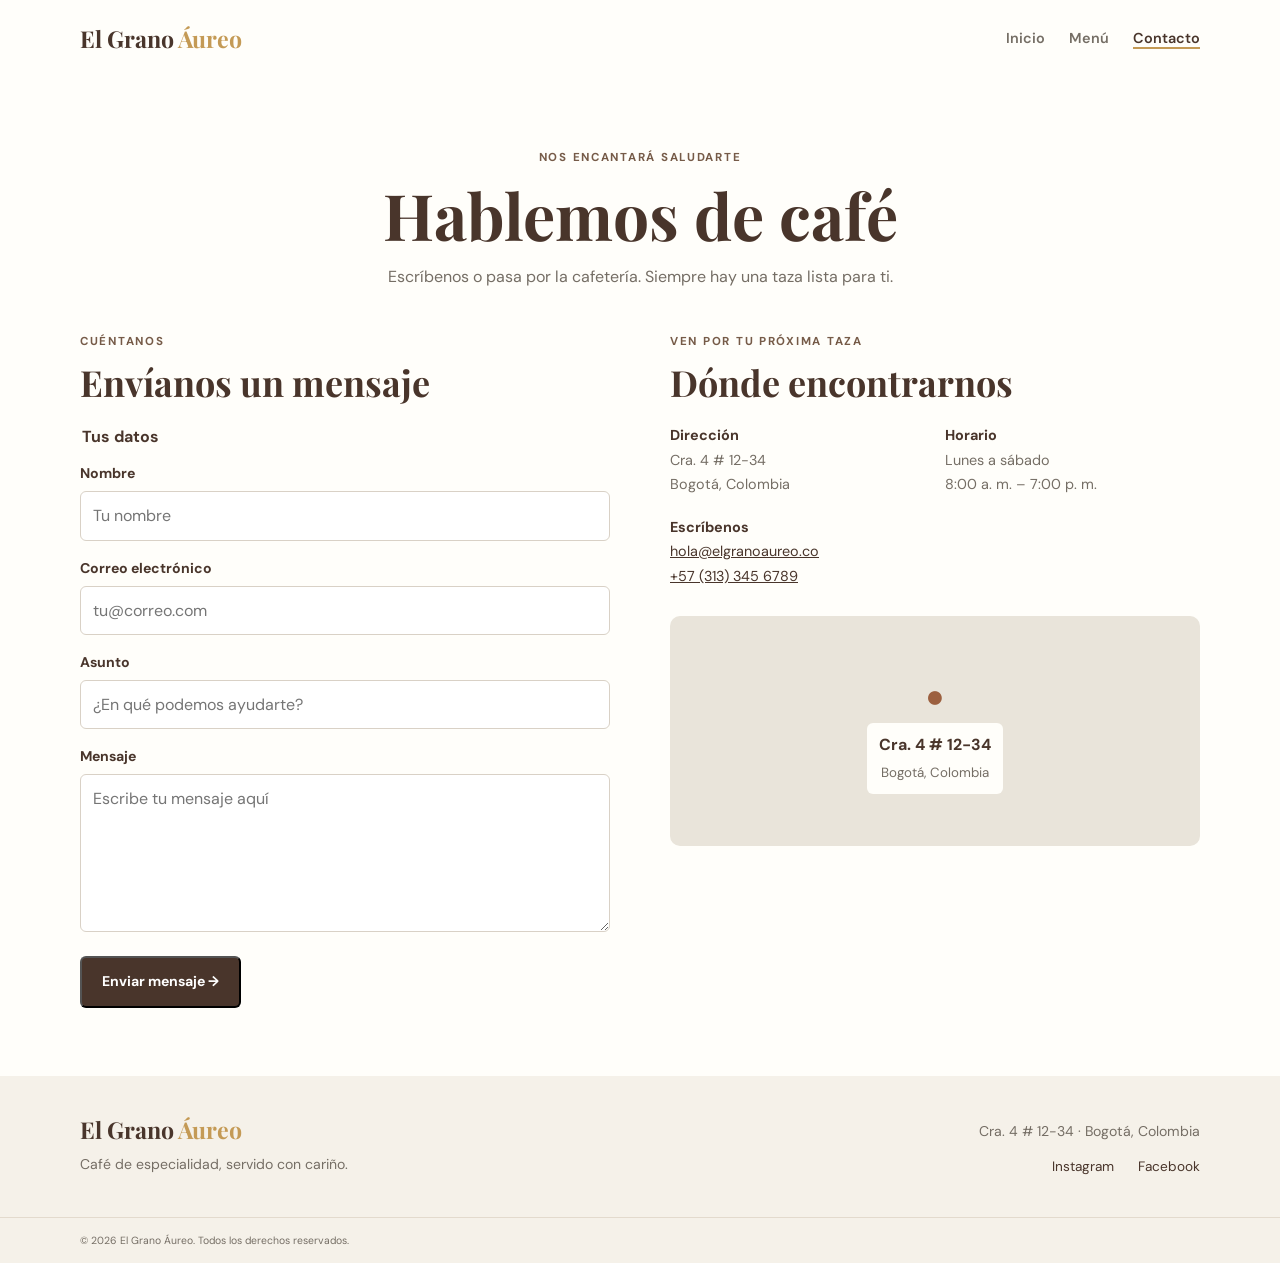
<file: contacto.html>
<!doctype html>
<html lang="es">
  <head>
    <meta charset="utf-8" />
    <meta name="viewport" content="width=device-width, initial-scale=1" />
    <meta
      name="description"
      content="Contacta con El Grano Áureo y visítanos en Bogotá. Consulta nuestra dirección, horarios y envíanos un mensaje."
    />
    <meta name="theme-color" content="#f6f1e8" />
    <title>Contacto y ubicación | El Grano Áureo</title>
    <!-- * Acelera la conexión con los servidores de Google Fonts -->
    <link rel="preconnect" href="https://fonts.googleapis.com" />
    <link rel="preconnect" href="https://fonts.gstatic.com" crossorigin />
    <link
      href="https://fonts.googleapis.com/css2?family=DM+Sans:wght@400;500;600;700&family=Playfair+Display:wght@500;600;700&display=swap"
      rel="stylesheet"
    />
    <link rel="stylesheet" href="css/styles.css" />
  </head>
  <body>
    <!-- * Encabezado principal del sitio -->
    <header class="header">
      <div class="header-inner container">
        <a class="brand" href="index.html" aria-label="El Grano Áureo, inicio">
          El Grano <span>Áureo</span>
        </a>
        <nav class="nav" aria-label="Navegación principal">
          <ul class="nav-list">
            <li><a class="nav-link" href="index.html">Inicio</a></li>
            <li><a class="nav-link" href="menu.html">Menú</a></li>
            <li>
              <a
                class="nav-link is-active"
                href="contacto.html"
                aria-current="page"
              >
                Contacto
              </a>
            </li>
          </ul>
        </nav>
      </div>
    </header>
    <!-- * Contenido principal del sitio -->
    <main id="contenido" class="contact-page">
      <header class="page-heading container">
        <p class="eyebrow">Nos encantará saludarte</p>
        <h1 class="page-title">Hablemos de café</h1>
        <p class="page-intro">
          Escríbenos o pasa por la cafetería. Siempre hay una taza lista para
          ti.
        </p>
      </header>
      <!-- * Diseño de la página de contacto -->
      <div class="contact-layout container">
        <!-- * Formulario de contacto -->
        <section class="contact-form" aria-labelledby="form-title">
          <p class="eyebrow">Cuéntanos</p>
          <h2 class="section-title" id="form-title">Envíanos un mensaje</h2>
          <form action="#" method="post">
            <fieldset class="form-fields">
              <legend class="form-title">Tus datos</legend>
              <div class="field">
                <label class="field-label" for="nombre">Nombre</label>
                <input
                  class="field-input"
                  type="text"
                  id="nombre"
                  name="nombre"
                  autocomplete="name"
                  placeholder="Tu nombre"
                  required
                />
              </div>
              <div class="field">
                <label class="field-label" for="correo">
                  Correo electrónico
                </label>
                <input
                  class="field-input"
                  type="email"
                  id="correo"
                  name="correo"
                  autocomplete="email"
                  placeholder="tu@correo.com"
                  required
                />
              </div>
              <div class="field">
                <label class="field-label" for="asunto">Asunto</label>
                <input
                  class="field-input"
                  type="text"
                  id="asunto"
                  name="asunto"
                  placeholder="¿En qué podemos ayudarte?"
                />
              </div>
              <div class="field">
                <label class="field-label" for="mensaje">Mensaje</label>
                <textarea
                  class="field-input textarea"
                  id="mensaje"
                  name="mensaje"
                  rows="5"
                  placeholder="Escribe tu mensaje aquí"
                  required
                ></textarea>
              </div>
              <button class="button" type="submit">
                Enviar mensaje <span aria-hidden="true">→</span>
              </button>
            </fieldset>
          </form>
        </section>
        <!-- * Información de contacto -->
        <section class="contact-info" aria-labelledby="visit-title">
          <p class="eyebrow">Ven por tu próxima taza</p>
          <h2 class="section-title" id="visit-title">Dónde encontrarnos</h2>
          <!-- * Dirección -->
          <address class="address">
            <p>
              <strong>Dirección</strong><br />Cra. 4 # 12-34<br />Bogotá,
              Colombia
            </p>
            <p>
              <strong>Horario</strong><br />Lunes a sábado<br />8:00 a. m. –
              7:00 p. m.
            </p>
            <p>
              <strong>Escríbenos</strong><br />
              <a href="mailto:hola@elgranoaureo.co">hola@elgranoaureo.co</a>
              <br />
              <a href="tel:+576013456789">+57 (313) 345 6789</a>
            </p>
          </address>
          <div
            class="map"
            role="img"
            aria-label="Mapa de ubicación de El Grano Áureo en Bogotá"
          >
            <span class="map-pin" aria-hidden="true">●</span>
            <p>Cra. 4 # 12-34<br /><small>Bogotá, Colombia</small></p>
          </div>
        </section>
      </div>
    </main>
    <!-- * Pie de página -->
    <footer class="footer">
      <div class="footer-main container">
        <div>
          <a class="brand" href="index.html">El Grano <span>Áureo</span></a>
          <p class="footer-tagline">
            Café de especialidad, servido con cariño.
          </p>
        </div>
        <div class="footer-details">
          <p>Cra. 4 # 12-34 · Bogotá, Colombia</p>
          <ul class="social-list" aria-label="Redes sociales">
            <li>
              <a
                href="https://www.instagram.com/"
                aria-label="Instagram de El Grano Áureo"
                target="_blank"
              >
                Instagram
              </a>
            </li>
            <li>
              <a
                href="https://www.facebook.com/"
                aria-label="Facebook de El Grano Áureo"
                target="_blank"
              >
                Facebook
              </a>
            </li>
          </ul>
        </div>
      </div>
      <div class="footer-bottom">
        <div class="container">
          <small>© 2026 El Grano Áureo. Todos los derechos reservados.</small>
        </div>
      </div>
    </footer>
  </body>
</html>
</file>
<file: css/styles.css>
/* * Hoja principal: carga los estilos por partes. */
@import url("base.css");
@import url("layout.css");
@import url("components.css");
@import url("home.css");
@import url("menu.css");
@import url("contact.css");
@import url("responsive.css");
</file>
